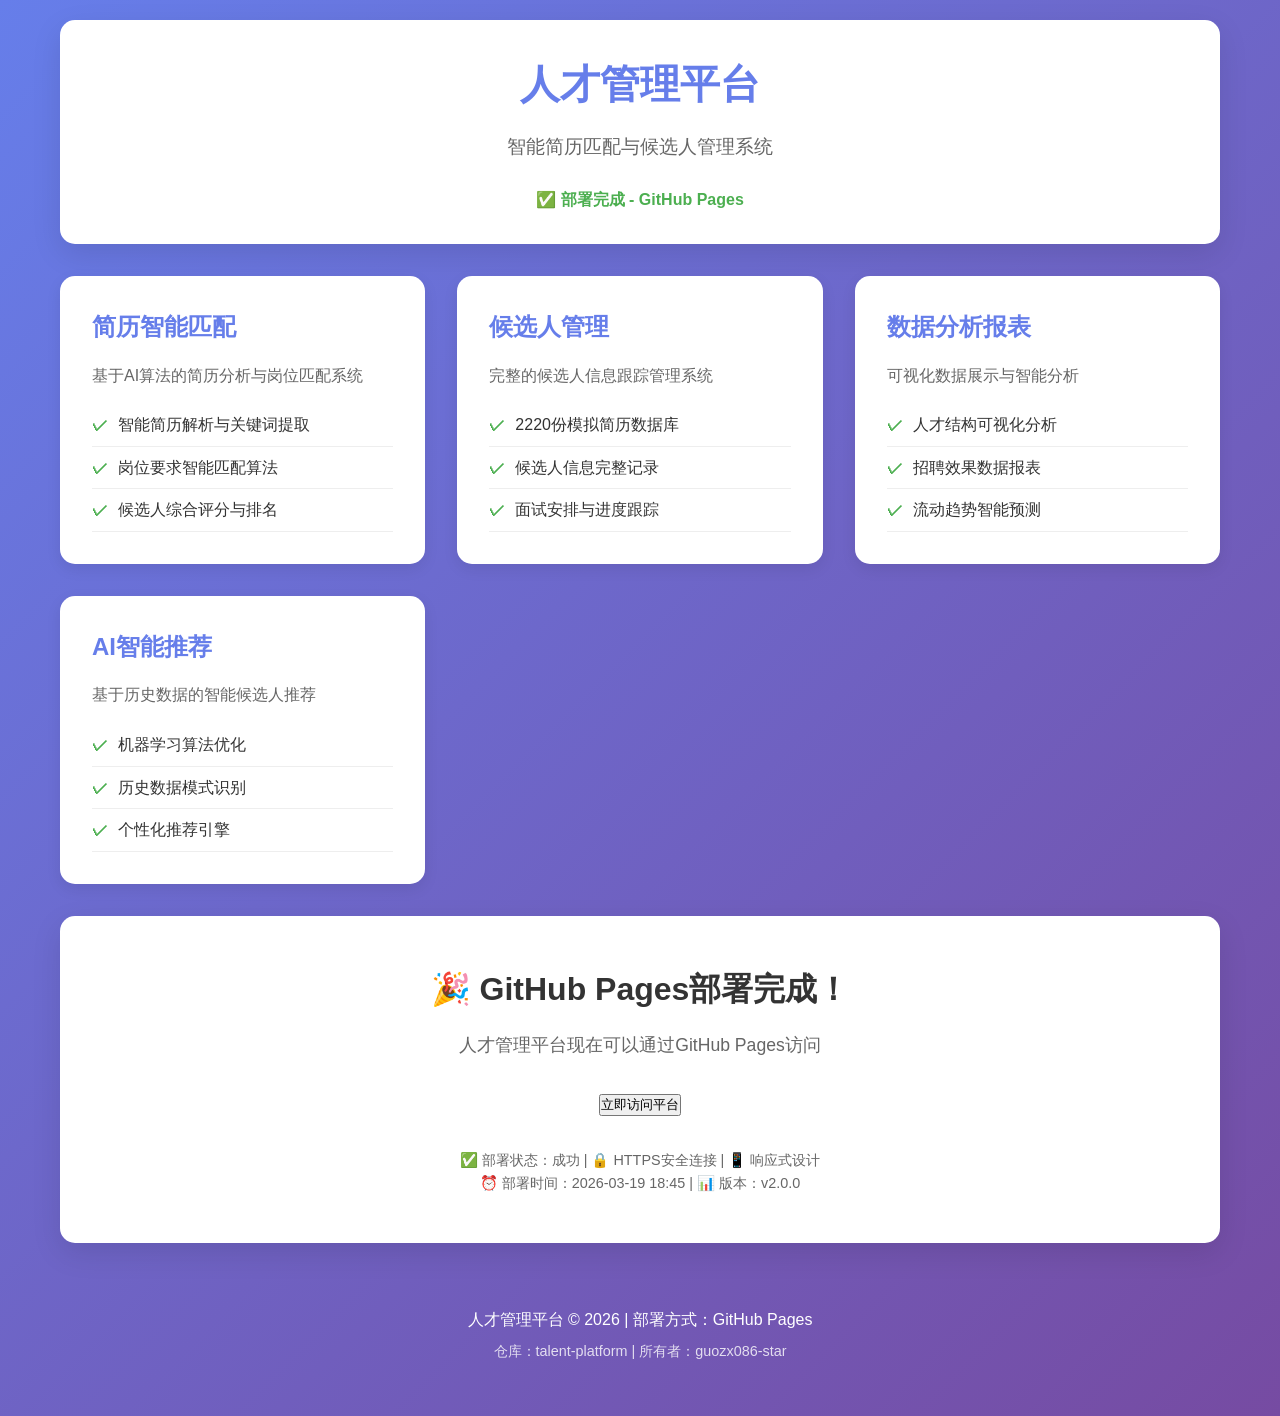
<file: docs/index.html>
<!DOCTYPE html>
<html lang="zh-CN">
<head>
<meta charset="UTF-8">
<meta name="viewport" content="width=device-width, initial-scale=1.0">
<title>人才管理平台 - Talent Management Platform</title>
<link rel="stylesheet" href="style.css">
</head>
<body>
<div class="container">
<header class="header">
<h1 class="logo">人才管理平台</h1>
<p class="tagline">智能简历匹配与候选人管理系统</p>
<p style="color: #4CAF50; font-weight: bold; margin-top: 1rem;">✅ 部署完成 - GitHub Pages</p>
</header>

<main class="main-content">
<section class="feature-card">
<h3>简历智能匹配</h3>
<p>基于AI算法的简历分析与岗位匹配系统</p>
<ul class="feature-list">
<li>智能简历解析与关键词提取</li>
<li>岗位要求智能匹配算法</li>
<li>候选人综合评分与排名</li>
</ul>
</section>

<section class="feature-card">
<h3>候选人管理</h3>
<p>完整的候选人信息跟踪管理系统</p>
<ul class="feature-list">
<li>2220份模拟简历数据库</li>
<li>候选人信息完整记录</li>
<li>面试安排与进度跟踪</li>
</ul>
</section>

<section class="feature-card">
<h3>数据分析报表</h3>
<p>可视化数据展示与智能分析</p>
<ul class="feature-list">
<li>人才结构可视化分析</li>
<li>招聘效果数据报表</li>
<li>流动趋势智能预测</li>
</ul>
</section>

<section class="feature-card">
<h3>AI智能推荐</h3>
<p>基于历史数据的智能候选人推荐</p>
<ul class="feature-list">
<li>机器学习算法优化</li>
<li>历史数据模式识别</li>
<li>个性化推荐引擎</li>
</ul>
</section>
</main>

<section class="cta-section">
<h2 class="cta-title">🎉 GitHub Pages部署完成！</h2>
<p class="cta-description">人才管理平台现在可以通过GitHub Pages访问</p>
<button class="access-button" onclick="showSuccess()">立即访问平台</button>
<div style="margin-top: 2rem; color: #666; font-size: 0.9rem;">
<p>✅ 部署状态：成功 | 🔒 HTTPS安全连接 | 📱 响应式设计</p>
<p>⏰ 部署时间：2026-03-19 18:45 | 📊 版本：v2.0.0</p>
</div>
</section>

<footer style="text-align: center; padding: 2rem; color: white; margin-top: 2rem;">
<p>人才管理平台 © 2026 | 部署方式：GitHub Pages</p>
<p style="margin-top: 0.5rem; font-size: 0.9rem; opacity: 0.8;">仓库：talent-platform | 所有者：guozx086-star</p>
</footer>
</div>

<script src="script.js"></script>
</body>
</html>
</file>
<file: docs/style.css>
/* 人才管理平台样式 */
* {
margin: 0;
padding: 0;
box-sizing: border-box;
}

body {
font-family: 'Segoe UI', Tahoma, Geneva, Verdana, sans-serif;
line-height: 1.6;
color: #333;
background: linear-gradient(135deg, #667eea 0%, #764ba2 100%);
min-height: 100vh;
}

.container {
max-width: 1200px;
margin: 0 auto;
padding: 20px;
}

.header {
background: white;
padding: 2rem;
border-radius: 15px;
box-shadow: 0 10px 30px rgba(0,0,0,0.1);
margin-bottom: 2rem;
text-align: center;
}

.logo {
font-size: 2.5rem;
color: #667eea;
margin-bottom: 1rem;
}

.tagline {
color: #666;
font-size: 1.2rem;
margin-bottom: 1.5rem;
}

.main-content {
display: grid;
grid-template-columns: repeat(auto-fit, minmax(300px, 1fr));
gap: 2rem;
margin-bottom: 2rem;
}

.feature-card {
background: white;
padding: 2rem;
border-radius: 15px;
box-shadow: 0 5px 15px rgba(0,0,0,0.08);
transition: transform 0.3s ease;
}

.feature-card:hover {
transform: translateY(-5px);
}

.feature-card h3 {
color: #667eea;
margin-bottom: 1rem;
font-size: 1.5rem;
}

.feature-card p {
color: #666;
margin-bottom: 1rem;
}

.feature-list {
list-style: none;
margin-top: 1rem;
}

.feature-list li {
padding: 0.5rem 0;
border-bottom: 1px solid #eee;
display: flex;
align-items: center;
}

.feature-list li:before {
content: "✓";
color: #4CAF50;
margin-right: 10px;
font-weight: bold;
}

.cta-section {
text-align: center;
padding: 3rem;
background: white;
border-radius: 15px;
box-shadow: 0 10px 30px rgba(0,0,0,0.1);
}

.cta-title {
font-size: 2rem;
color: #333;
margin-bottom: 1rem;
}

.cta-description {
color: #666;
margin-bottom: 2rem;
font-size: 1.1rem;
}
</file>
